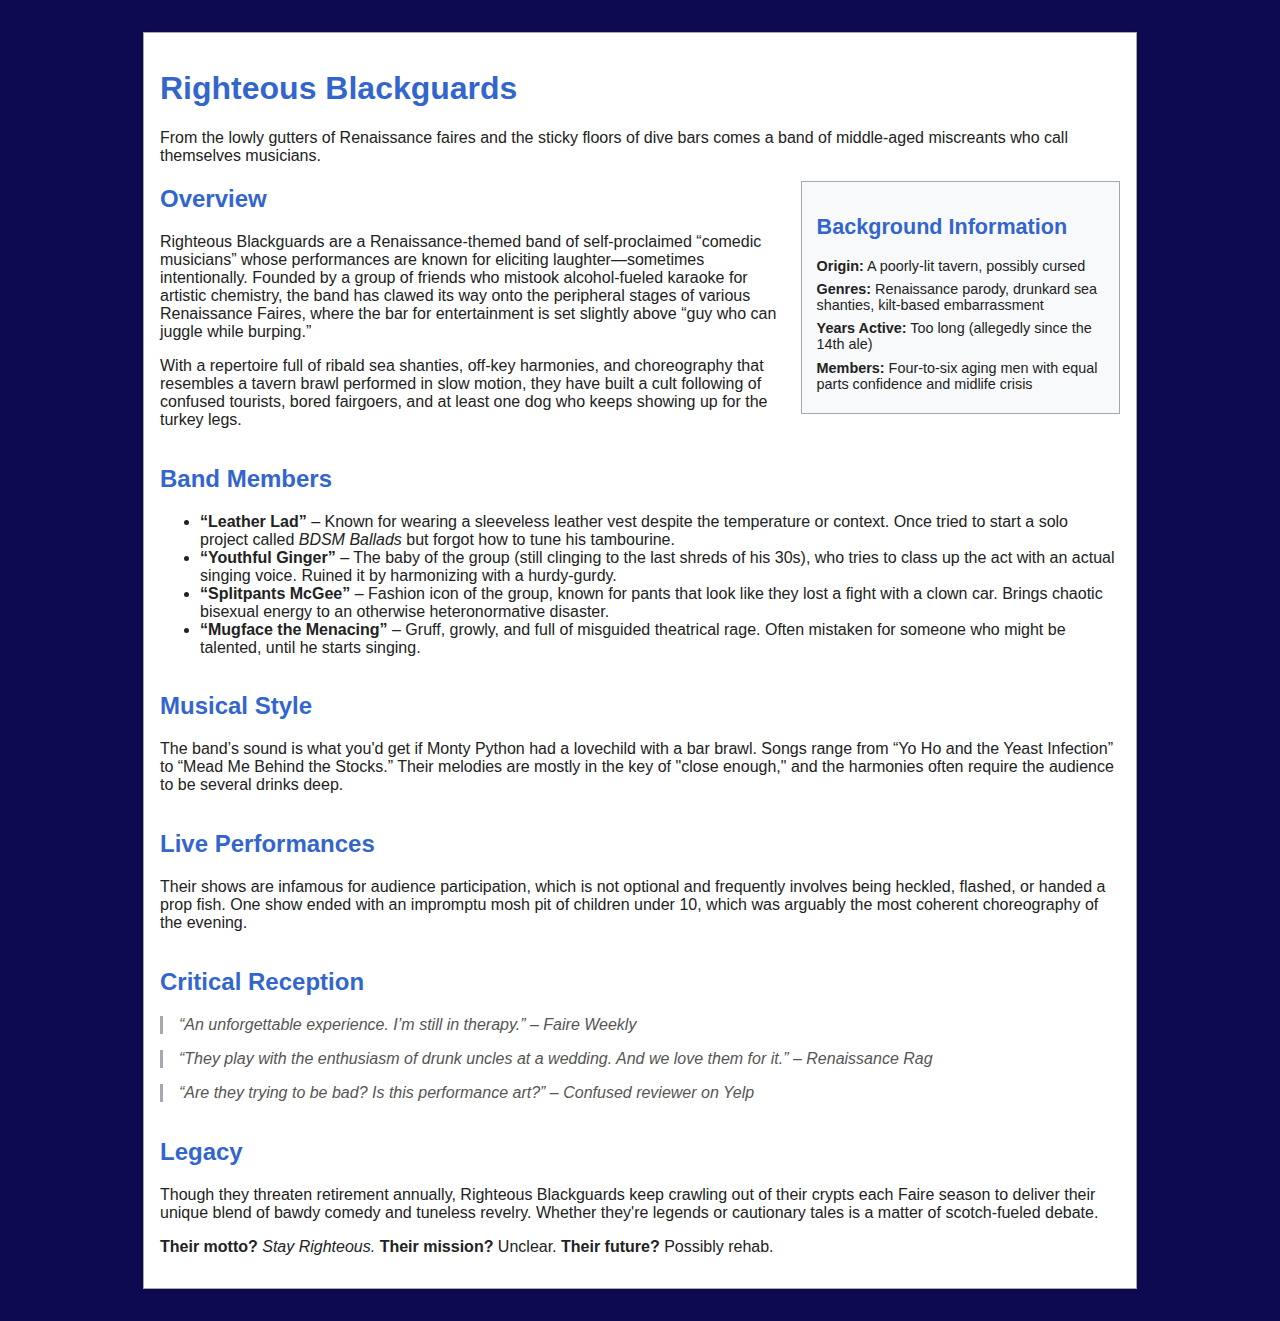
<file: wiki.html>
<!DOCTYPE html>
<html lang="en">
<head>
    <meta charset="UTF-8">
    <meta name="viewport" content="width=device-width, initial-scale=1.0">
    <title>Righteous Blackguards Wiki</title>
    <link rel="stylesheet" href="styles.css">
    <style>
        body {
            font-family: sans-serif;
            background-color: #fdfaf5;
            color: #222;
            margin: 0;
            padding: 0;
        }
        .container {
            max-width: 960px;
            margin: 2em auto;
            padding: 1em;
            background-color: #ffffff;
            border: 1px solid #a2a9b1;
            box-shadow: 0 0 5px rgba(0,0,0,0.1);
        }
        h1, h2 {
            color: #3366cc;
        }
        .infobox {
            border: 1px solid #a2a9b1;
            background-color: #f8f9fa;
            padding: 1em;
            float: right;
            margin: 0 0 1em 1em;
            width: 30%;
            font-size: 0.9em;
        }
        .infobox ul {
            list-style-type: none;
            padding: 0;
            margin: 0;
        }
        .infobox li {
            margin-bottom: 0.5em;
        }
        blockquote {
            border-left: 3px solid #a2a9b1;
            margin: 1em 0;
            padding-left: 1em;
            color: #555;
            font-style: italic;
        }
        section::after {
            content: "";
            display: table;
            clear: both;
        }
    </style>
</head>
<body>
    <div class="container">
        <h1>Righteous Blackguards</h1>
        <p>From the lowly gutters of Renaissance faires and the sticky floors of dive bars comes a band of middle-aged miscreants who call themselves musicians.</p>

        <section class="infobox">
            <h2>Background Information</h2>
            <ul>
                <li><strong>Origin:</strong> A poorly-lit tavern, possibly cursed</li>
                <li><strong>Genres:</strong> Renaissance parody, drunkard sea shanties, kilt-based embarrassment</li>
                <li><strong>Years Active:</strong> Too long (allegedly since the 14th ale)</li>
                <li><strong>Members:</strong> Four-to-six aging men with equal parts confidence and midlife crisis</li>
            </ul>
        </section>

        <section>
            <h2>Overview</h2>
            <p>Righteous Blackguards are a Renaissance-themed band of self-proclaimed “comedic musicians” whose performances are known for eliciting laughter—sometimes intentionally. Founded by a group of friends who mistook alcohol-fueled karaoke for artistic chemistry, the band has clawed its way onto the peripheral stages of various Renaissance Faires, where the bar for entertainment is set slightly above “guy who can juggle while burping.”</p>
            <p>With a repertoire full of ribald sea shanties, off-key harmonies, and choreography that resembles a tavern brawl performed in slow motion, they have built a cult following of confused tourists, bored fairgoers, and at least one dog who keeps showing up for the turkey legs.</p>
        </section>

        <section>
            <h2>Band Members</h2>
            <ul>
                <li><strong>“Leather Lad”</strong> – Known for wearing a sleeveless leather vest despite the temperature or context. Once tried to start a solo project called <em>BDSM Ballads</em> but forgot how to tune his tambourine.</li>
                <li><strong>“Youthful Ginger”</strong> – The baby of the group (still clinging to the last shreds of his 30s), who tries to class up the act with an actual singing voice. Ruined it by harmonizing with a hurdy-gurdy.</li>
                <li><strong>“Splitpants McGee”</strong> – Fashion icon of the group, known for pants that look like they lost a fight with a clown car. Brings chaotic bisexual energy to an otherwise heteronormative disaster.</li>
                <li><strong>“Mugface the Menacing”</strong> – Gruff, growly, and full of misguided theatrical rage. Often mistaken for someone who might be talented, until he starts singing.</li>
            </ul>
        </section>

        <section>
            <h2>Musical Style</h2>
            <p>The band’s sound is what you'd get if Monty Python had a lovechild with a bar brawl. Songs range from “Yo Ho and the Yeast Infection” to “Mead Me Behind the Stocks.” Their melodies are mostly in the key of "close enough," and the harmonies often require the audience to be several drinks deep.</p>
        </section>

        <section>
            <h2>Live Performances</h2>
            <p>Their shows are infamous for audience participation, which is not optional and frequently involves being heckled, flashed, or handed a prop fish. One show ended with an impromptu mosh pit of children under 10, which was arguably the most coherent choreography of the evening.</p>
        </section>

        <section>
            <h2>Critical Reception</h2>
            <blockquote>“An unforgettable experience. I’m still in therapy.” – Faire Weekly</blockquote>
            <blockquote>“They play with the enthusiasm of drunk uncles at a wedding. And we love them for it.” – Renaissance Rag</blockquote>
            <blockquote>“Are they trying to be bad? Is this performance art?” – Confused reviewer on Yelp</blockquote>
        </section>

        <section>
            <h2>Legacy</h2>
            <p>Though they threaten retirement annually, Righteous Blackguards keep crawling out of their crypts each Faire season to deliver their unique blend of bawdy comedy and tuneless revelry. Whether they're legends or cautionary tales is a matter of scotch-fueled debate.</p>
            <p><strong>Their motto?</strong> <em>Stay Righteous.</em> <strong>Their mission?</strong> Unclear. <strong>Their future?</strong> Possibly rehab.</p>
        </section>
    </div>
</body>
</html>
</file>
<file: styles.css>
@font-face {
  font-family: 'Cardinal';
  src: url('assets/fonts/Cardinal.ttf') format('truetype');
}

@font-face {
  font-family: 'Cardinal-Alternate';
  src: url('assets/fonts/Cardinal-Alternate.ttf') format('truetype');
}

@font-face {
  font-family: 'Cracked Johnny';
  src: url('assets/fonts/cracked_johnnie.ttf') format('truetype');
}

@import url('https://fonts.googleapis.com/css2?family=Cormorant+Garamond:wght@400;700&family=Crimson+Pro:wght@400;700&family=IM+Fell+DW+Pica:ital@0;1&family=Vollkorn:wght@400;700&display=swap');

body {
  background-color: #0D0A52 !important; /* force it back to the deep blue */
  color: #F2ECD2;
  font-family: 'Cardinal', serif;
}


/* Tagline or humorous accents */
.tagline {
  font-family: 'Cracked Johnny', cursive;
  font-size: 1.3rem;
  text-align: center;
  color: #F2ECD2;
}

.logo-container {
  padding: 20px; /* Apply padding to the wrapper instead */
  display: block;
}

/* Logo Styling */
.logo {
  max-height: 480px;
  width: auto;
  margin: 0;
  display: block;
  margin: 20px;
}

/* Responsive resizing */
@media (max-width: 768px) {
  .logo {
    max-height: 420px;
  }

  .medieval-title {
    font-size: 2.2rem;
    color: #F2ECD2;
  }
}

/* Navigation */
.navbar .nav-link {
  color: #F2ECD2;
  margin: 0 10px;
  font-weight: bold;
  font-family: 'Uncial Antiqua';
}

.navbar .nav-link:hover {
  text-decoration: underline;
}

/* Headings styled with Cardinal */
.medieval-title {
  font-family: 'Cardinal', serif;
  font-size: 3rem;
  text-align: center;
  color: #F2ECD2;
}

/* Boxes (Upcoming Shows, Merch) */
.custom-box {
  background-color: #F2ECD2;
  color: #0D0A52;
  padding: 1.5rem;
  border-radius: 8px;
  text-align: center;
  font-family: 'Crimson Pro', serif;
  width: 100%;
}

.row.equal-height > [class^="col-"] {
  display: flex;
}
.row.equal-height > [class^="col-"] > .custom-box {
  flex: 1;
}

/* Buttons */
.btn-outline-light {
  border-color: #0D0A52;
  color: #0D0A52;
  font-weight: bold;
  font-family: 'Cardinal', serif;
}

.btn-outline-light:hover {
  background-color: #0D0A52;
  color: #F2ECD2;
}

/* Footer + Socials */
footer {
  border-top: 2px solid #F2ECD2;
  color: #F2ECD2;
  font-family: 'Uncial Antiqua', serif;
}

.social-icons a {
  font-size: 1.8rem;
  margin: 0 10px;
  color: #F2ECD2;
  text-decoration: none;
}

.social-icons a:hover {
  color: #FFD700;
}

.emoji-sized-img {
  height: 2em;
  width: 2em;
  object-fit: contain;
  vertical-align: text-bottom;
}

/* Band Bios */
.bio-card {
  background-color: #F2ECD2;
  color: #0D0A52;
  padding: 1.2rem;
  border-radius: 8px;
  height: 100%;
  box-shadow: 0 2px 8px rgba(0, 0, 0, 0.2);
  font-family: 'Crimson Pro', serif;
}

.custom-box h5,
.bio-card h5 {
  margin-top: 1rem;
  font-weight: bold;
  font-family: 'Cormorant Garamond', serif;
  width: 100%;
}

.bio-pic {
  width: 100%;
  height: auto;
  border-radius: 50%;
  max-width: 150px;
  margin: 0 auto;
  display: block;
}
</file>
